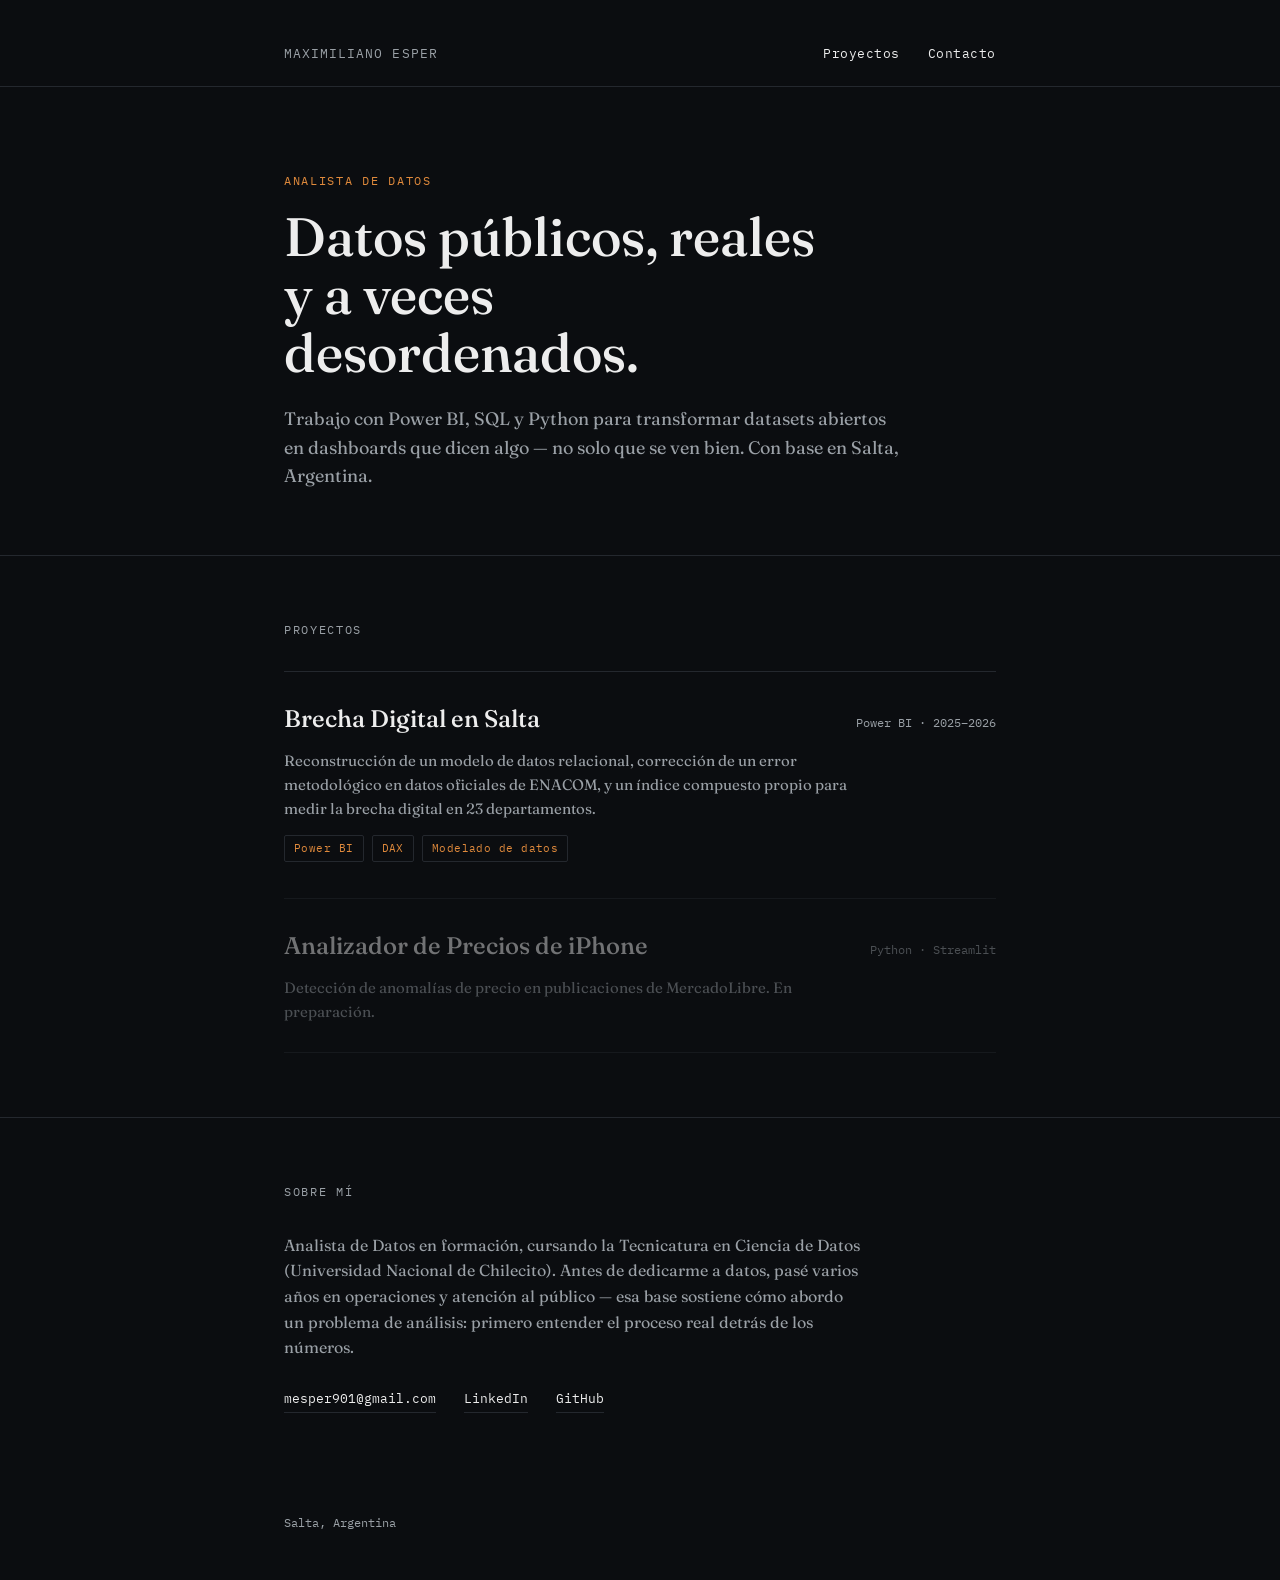
<file: index.html>
<!DOCTYPE html>
<html lang="es">
<head>
<meta charset="UTF-8">
<meta name="viewport" content="width=device-width, initial-scale=1.0">
<title>Maximiliano Esper — Analista de Datos</title>
<meta name="description" content="Portfolio de Maximiliano Esper, Analista de Datos especializado en Power BI, SQL y Python. Proyectos de análisis de datos públicos reales.">
<link rel="stylesheet" href="style.css">
</head>
<body>

<header class="site">
  <div class="wrap">
    <a href="index.html" class="site-name">Maximiliano Esper</a>
    <nav class="site">
      <a href="#proyectos">Proyectos</a>
      <a href="#contacto">Contacto</a>
    </nav>
  </div>
</header>

<section class="hero">
  <div class="wrap">
    <p class="eyebrow">Analista de Datos</p>
    <h1 class="hero-title">Datos públicos, reales y a veces desordenados.</h1>
    <p class="hero-sub">Trabajo con Power BI, SQL y Python para transformar datasets abiertos en dashboards que dicen algo — no solo que se ven bien. Con base en Salta, Argentina.</p>
  </div>
</section>

<section class="projects" id="proyectos">
  <div class="wrap">
    <p class="section-label">Proyectos</p>

    <a href="conectividad-salta.html" class="project-entry">
      <div class="project-top">
        <h2 class="project-title">Brecha Digital en Salta</h2>
        <span class="project-meta">Power BI · 2025–2026</span>
      </div>
      <p class="project-desc">Reconstrucción de un modelo de datos relacional, corrección de un error metodológico en datos oficiales de ENACOM, y un índice compuesto propio para medir la brecha digital en 23 departamentos.</p>
      <div class="project-tags">
        <span class="tag">Power BI</span>
        <span class="tag">DAX</span>
        <span class="tag">Modelado de datos</span>
      </div>
    </a>

    <div class="project-entry placeholder" aria-disabled="true">
      <div class="project-top">
        <h2 class="project-title">Analizador de Precios de iPhone</h2>
        <span class="project-meta">Python · Streamlit</span>
      </div>
      <p class="project-desc">Detección de anomalías de precio en publicaciones de MercadoLibre. En preparación.</p>
    </div>
  </div>
</section>

<section class="about" id="contacto">
  <div class="wrap">
    <p class="section-label">Sobre mí</p>
    <p class="about-text">Analista de Datos en formación, cursando la Tecnicatura en Ciencia de Datos (Universidad Nacional de Chilecito). Antes de dedicarme a datos, pasé varios años en operaciones y atención al público — esa base sostiene cómo abordo un problema de análisis: primero entender el proceso real detrás de los números.</p>
    <div class="contact-row">
      <a href="mailto:mesper901@gmail.com">mesper901@gmail.com</a>
      <a href="https://www.linkedin.com/in/nahir-esper/">LinkedIn</a>
      <a href="https://github.com/maxiesper">GitHub</a>
    </div>
  </div>
</section>

<footer class="site">
  <div class="wrap">
    Salta, Argentina
  </div>
</footer>

</body>
</html>
</file>
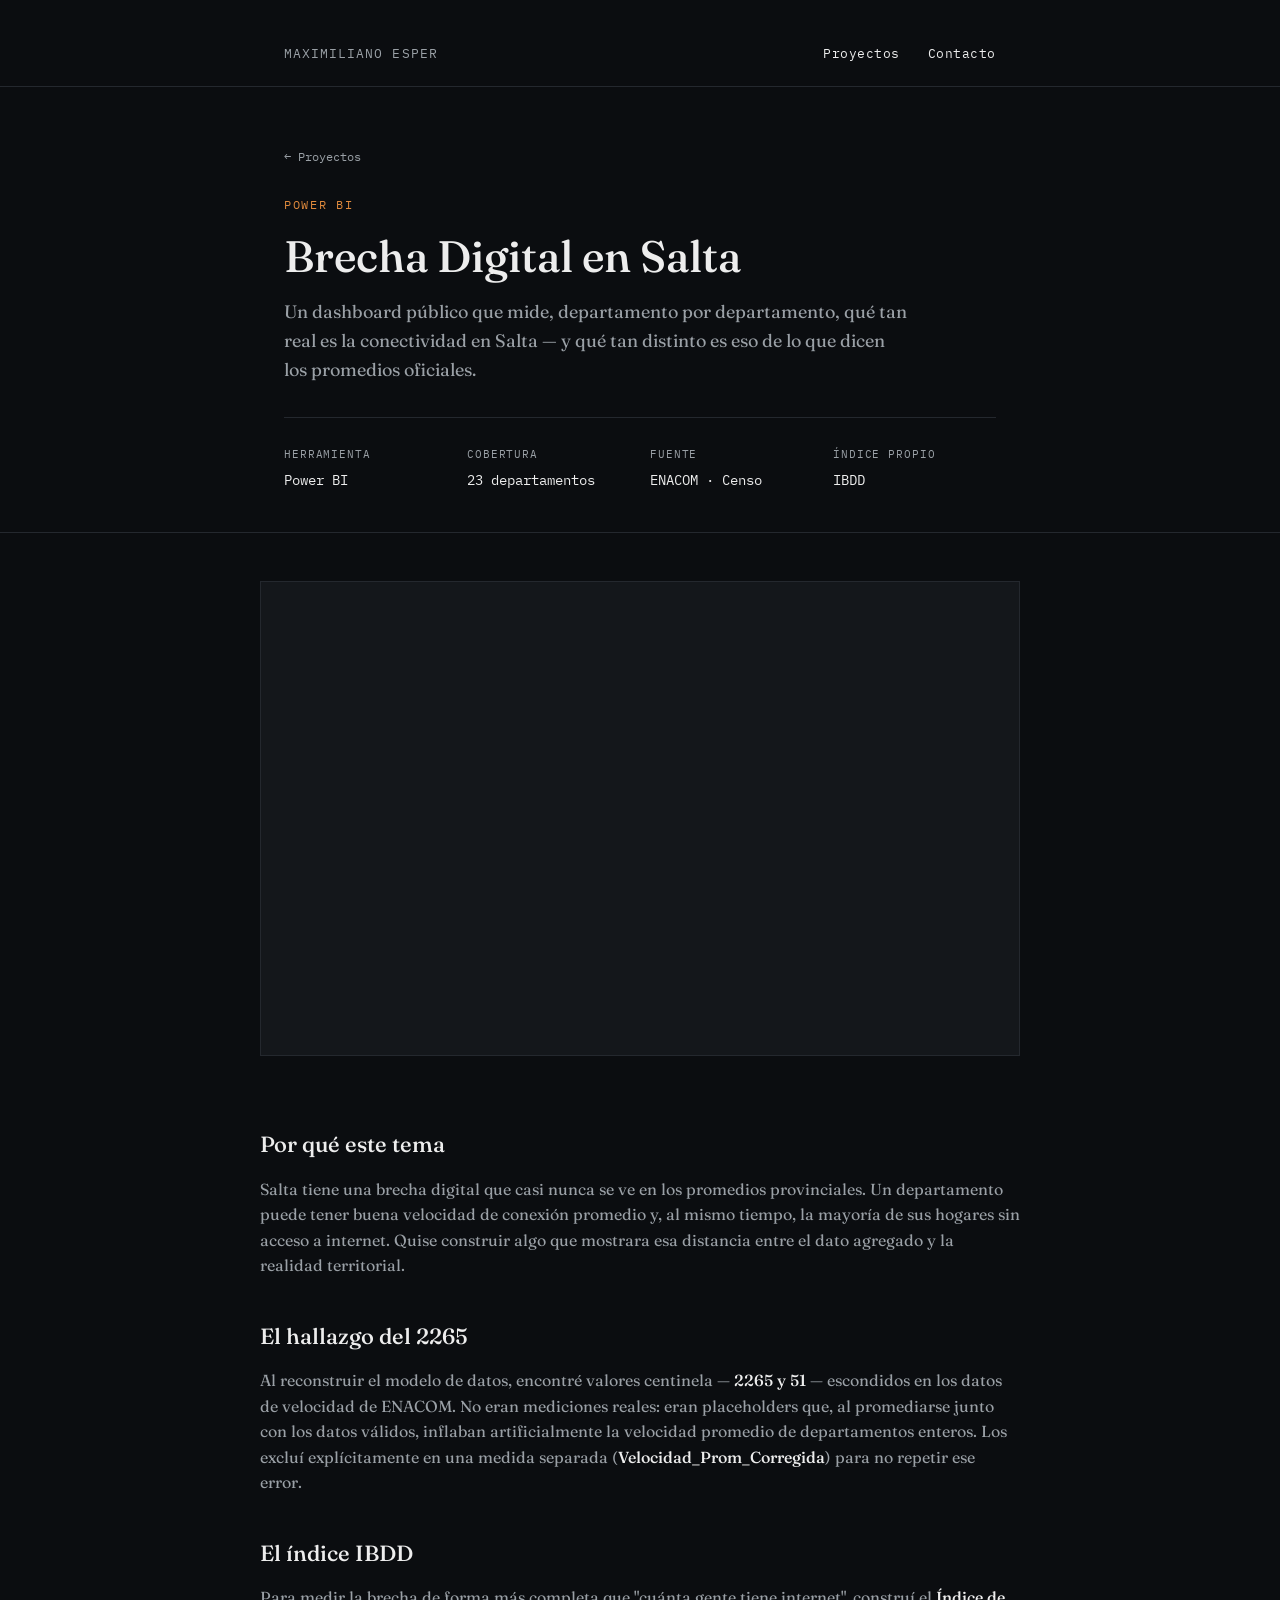
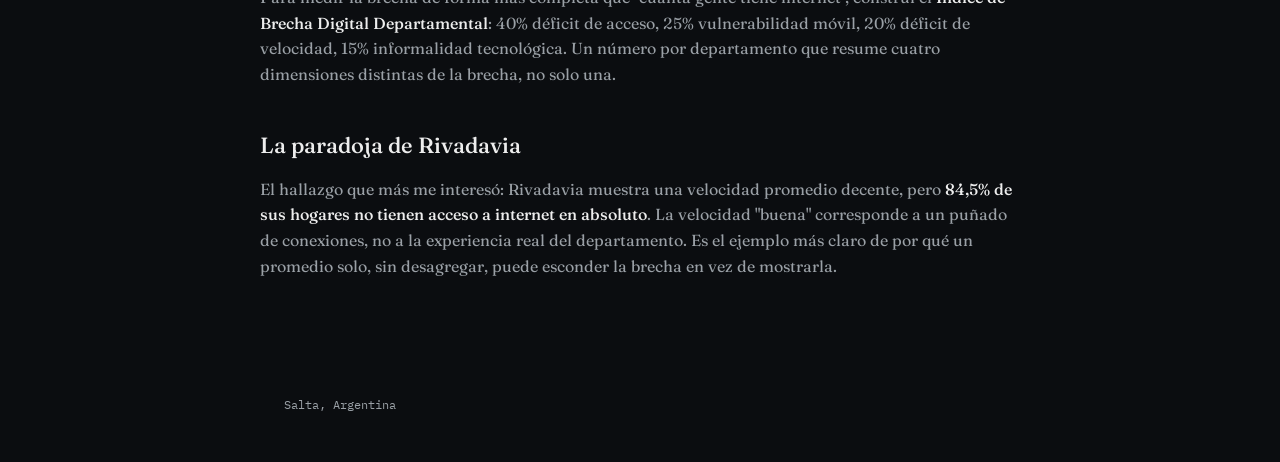
<file: conectividad-salta.html>
<!DOCTYPE html>
<html lang="es">
<head>
<meta charset="UTF-8">
<meta name="viewport" content="width=device-width, initial-scale=1.0">
<title>Brecha Digital en Salta — Maximiliano Esper</title>
<meta name="description" content="Dashboard de Power BI que mide la brecha digital en 23 departamentos de Salta, con un índice compuesto propio (IBDD).">
<link rel="stylesheet" href="style.css">
</head>
<body>

<header class="site">
  <div class="wrap">
    <a href="index.html" class="site-name">Maximiliano Esper</a>
    <nav class="site">
      <a href="index.html#proyectos">Proyectos</a>
      <a href="index.html#contacto">Contacto</a>
    </nav>
  </div>
</header>

<section class="project-hero">
  <div class="wrap">
    <a href="index.html#proyectos" class="back-link">← Proyectos</a>
    <p class="eyebrow">Power BI</p>
    <h1 class="project-hero-title">Brecha Digital en Salta</h1>
    <p class="hero-sub">Un dashboard público que mide, departamento por departamento, qué tan real es la conectividad en Salta — y qué tan distinto es eso de lo que dicen los promedios oficiales.</p>

    <div class="facts">
      <div>
        <p class="fact-label">Herramienta</p>
        <p class="fact-value">Power BI</p>
      </div>
      <div>
        <p class="fact-label">Cobertura</p>
        <p class="fact-value">23 departamentos</p>
      </div>
      <div>
        <p class="fact-label">Fuente</p>
        <p class="fact-value">ENACOM · Censo</p>
      </div>
      <div>
        <p class="fact-label">Índice propio</p>
        <p class="fact-value">IBDD</p>
      </div>
    </div>
  </div>
</section>

<div class="embed-frame wrap">
  <iframe
    title="Dashboard Brecha Digital en Salta"
    src="https://app.powerbi.com/view?r=eyJrIjoiMTk3ZDUxNzctZjdmOS00OGVjLWJkMzYtMjNmZTE2M2ZmYTdhIiwidCI6ImZkM2FmZTllLTY0OGYtNDcxYy1iYTFmLTlmODhjZGI1MDc3ZCIsImMiOjR9"
    allowfullscreen>
  </iframe>
</div>

<div class="notes wrap">
  <h2>Por qué este tema</h2>
  <p>Salta tiene una brecha digital que casi nunca se ve en los promedios provinciales. Un departamento puede tener buena velocidad de conexión promedio y, al mismo tiempo, la mayoría de sus hogares sin acceso a internet. Quise construir algo que mostrara esa distancia entre el dato agregado y la realidad territorial.</p>

  <h2>El hallazgo del 2265</h2>
  <p>Al reconstruir el modelo de datos, encontré valores centinela — <strong>2265 y 51</strong> — escondidos en los datos de velocidad de ENACOM. No eran mediciones reales: eran placeholders que, al promediarse junto con los datos válidos, inflaban artificialmente la velocidad promedio de departamentos enteros. Los excluí explícitamente en una medida separada (<strong>Velocidad_Prom_Corregida</strong>) para no repetir ese error.</p>

  <h2>El índice IBDD</h2>
  <p>Para medir la brecha de forma más completa que "cuánta gente tiene internet", construí el <strong>Índice de Brecha Digital Departamental</strong>: 40% déficit de acceso, 25% vulnerabilidad móvil, 20% déficit de velocidad, 15% informalidad tecnológica. Un número por departamento que resume cuatro dimensiones distintas de la brecha, no solo una.</p>

  <h2>La paradoja de Rivadavia</h2>
  <p>El hallazgo que más me interesó: Rivadavia muestra una velocidad promedio decente, pero <strong>84,5% de sus hogares no tienen acceso a internet en absoluto</strong>. La velocidad "buena" corresponde a un puñado de conexiones, no a la experiencia real del departamento. Es el ejemplo más claro de por qué un promedio solo, sin desagregar, puede esconder la brecha en vez de mostrarla.</p>
</div>

<footer class="site">
  <div class="wrap">
    Salta, Argentina
  </div>
</footer>

</body>
</html>
</file>
<file: style.css>
@import url('https://fonts.googleapis.com/css2?family=Fraunces:opsz,wght@9..144,300;9..144,400;9..144,500;9..144,600&family=IBM+Plex+Mono:wght@400;500&display=swap');

:root {
  --bg: #0B0D10;
  --panel: #14171B;
  --ink: #EDEDED;
  --muted: #9AA0A6;
  --amber: #E08A3C;
  --line: #24282E;
  --max: 760px;
}

* { box-sizing: border-box; }

html { scroll-behavior: smooth; }

body {
  margin: 0;
  background: var(--bg);
  color: var(--ink);
  font-family: 'Fraunces', serif;
  font-weight: 400;
  line-height: 1.6;
  -webkit-font-smoothing: antialiased;
}

.mono {
  font-family: 'IBM Plex Mono', monospace;
}

a { color: inherit; }

.wrap {
  max-width: var(--max);
  margin: 0 auto;
  padding: 0 24px;
}

header.site {
  padding: 40px 0 20px;
  border-bottom: 1px solid var(--line);
}

header.site .wrap {
  display: flex;
  justify-content: space-between;
  align-items: baseline;
  flex-wrap: wrap;
  gap: 12px;
}

.site-name {
  font-family: 'IBM Plex Mono', monospace;
  font-size: 13px;
  letter-spacing: 0.08em;
  text-transform: uppercase;
  color: var(--muted);
  text-decoration: none;
}

nav.site a {
  font-family: 'IBM Plex Mono', monospace;
  font-size: 13px;
  letter-spacing: 0.04em;
  text-decoration: none;
  color: var(--ink);
  margin-left: 24px;
  border-bottom: 1px solid transparent;
  padding-bottom: 2px;
  transition: border-color 0.15s ease, color 0.15s ease;
}

nav.site a:hover,
nav.site a:focus-visible {
  border-color: var(--amber);
  color: var(--amber);
}

.hero {
  padding: 84px 0 64px;
  border-bottom: 1px solid var(--line);
}

.eyebrow {
  font-family: 'IBM Plex Mono', monospace;
  font-size: 12px;
  letter-spacing: 0.14em;
  text-transform: uppercase;
  color: var(--amber);
  margin: 0 0 18px;
}

h1.hero-title {
  font-size: clamp(34px, 6vw, 54px);
  font-weight: 500;
  line-height: 1.08;
  margin: 0 0 22px;
  max-width: 16ch;
}

p.hero-sub {
  font-size: 18px;
  color: var(--muted);
  max-width: 52ch;
  margin: 0;
}

section.projects {
  padding: 64px 0;
  border-bottom: 1px solid var(--line);
}

.section-label {
  font-family: 'IBM Plex Mono', monospace;
  font-size: 12px;
  letter-spacing: 0.14em;
  text-transform: uppercase;
  color: var(--muted);
  margin: 0 0 32px;
}

.project-entry {
  display: block;
  text-decoration: none;
  color: inherit;
  padding: 28px 0;
  border-top: 1px solid var(--line);
  transition: padding-left 0.2s ease;
}

.project-entry:last-child { border-bottom: 1px solid var(--line); }

.project-entry:hover,
.project-entry:focus-visible {
  padding-left: 10px;
}

.project-entry:hover .project-title,
.project-entry:focus-visible .project-title {
  color: var(--amber);
}

.project-top {
  display: flex;
  justify-content: space-between;
  align-items: baseline;
  gap: 16px;
  flex-wrap: wrap;
}

.project-title {
  font-size: 24px;
  font-weight: 500;
  margin: 0;
  transition: color 0.15s ease;
}

.project-meta {
  font-family: 'IBM Plex Mono', monospace;
  font-size: 12px;
  color: var(--muted);
  white-space: nowrap;
}

.project-desc {
  color: var(--muted);
  font-size: 15px;
  margin: 10px 0 0;
  max-width: 60ch;
}

.project-tags {
  margin-top: 14px;
  display: flex;
  flex-wrap: wrap;
}

.tag {
  font-family: 'IBM Plex Mono', monospace;
  font-size: 11px;
  letter-spacing: 0.04em;
  color: var(--amber);
  border: 1px solid var(--line);
  padding: 4px 9px;
  border-radius: 2px;
  margin-right: 8px;
  margin-bottom: 8px;
}

.project-entry.placeholder {
  opacity: 0.45;
}

.project-entry.placeholder:hover {
  padding-left: 0;
}

.project-entry.placeholder .project-title:hover {
  color: inherit;
}

section.about {
  padding: 64px 0;
}

.about-text {
  color: var(--muted);
  font-size: 16px;
  max-width: 58ch;
  margin: 0 0 28px;
}

.contact-row {
  display: flex;
  flex-wrap: wrap;
  font-family: 'IBM Plex Mono', monospace;
  font-size: 13px;
}

.contact-row a {
  text-decoration: none;
  border-bottom: 1px solid var(--line);
  padding-bottom: 2px;
  margin-right: 28px;
  margin-bottom: 8px;
  display: inline-block;
  transition: border-color 0.15s ease, color 0.15s ease;
}

.contact-row a:hover,
.contact-row a:focus-visible {
  color: var(--amber);
  border-color: var(--amber);
}

footer.site {
  padding: 28px 0 48px;
  font-family: 'IBM Plex Mono', monospace;
  font-size: 12px;
  color: var(--muted);
}

/* project detail page */

.project-hero {
  padding: 56px 0 40px;
  border-bottom: 1px solid var(--line);
}

.back-link {
  display: inline-block;
  font-family: 'IBM Plex Mono', monospace;
  font-size: 12px;
  color: var(--muted);
  text-decoration: none;
  margin-bottom: 28px;
  border-bottom: 1px solid transparent;
}

.back-link:hover,
.back-link:focus-visible {
  color: var(--amber);
  border-color: var(--amber);
}

h1.project-hero-title {
  font-size: clamp(30px, 5vw, 44px);
  font-weight: 500;
  line-height: 1.1;
  margin: 0 0 18px;
}

.facts {
  display: grid;
  grid-template-columns: repeat(auto-fit, minmax(140px, 1fr));
  gap: 20px;
  margin-top: 32px;
  padding-top: 28px;
  border-top: 1px solid var(--line);
}

.fact-label {
  font-family: 'IBM Plex Mono', monospace;
  font-size: 11px;
  letter-spacing: 0.08em;
  text-transform: uppercase;
  color: var(--muted);
  margin: 0 0 6px;
}

.fact-value {
  font-family: 'IBM Plex Mono', monospace;
  font-size: 14px;
  color: var(--ink);
  margin: 0;
}

.embed-frame {
  padding: 48px 0 8px;
}

.embed-frame iframe {
  width: 100%;
  aspect-ratio: 16 / 10;
  border: 1px solid var(--line);
  background: var(--panel);
}

.notes {
  padding: 56px 0 72px;
  max-width: var(--max);
}

.notes h2 {
  font-size: 22px;
  font-weight: 500;
  margin: 40px 0 14px;
}

.notes h2:first-child { margin-top: 0; }

.notes p {
  color: var(--muted);
  font-size: 16px;
  margin: 0 0 16px;
}

.notes strong { color: var(--ink); font-weight: 500; }

@media (max-width: 560px) {
  .hero { padding: 56px 0 40px; }
  section.projects, section.about { padding: 48px 0; }
  nav.site a { margin-left: 16px; }
}

@media (prefers-reduced-motion: reduce) {
  * { transition: none !important; scroll-behavior: auto !important; }
}
</file>
